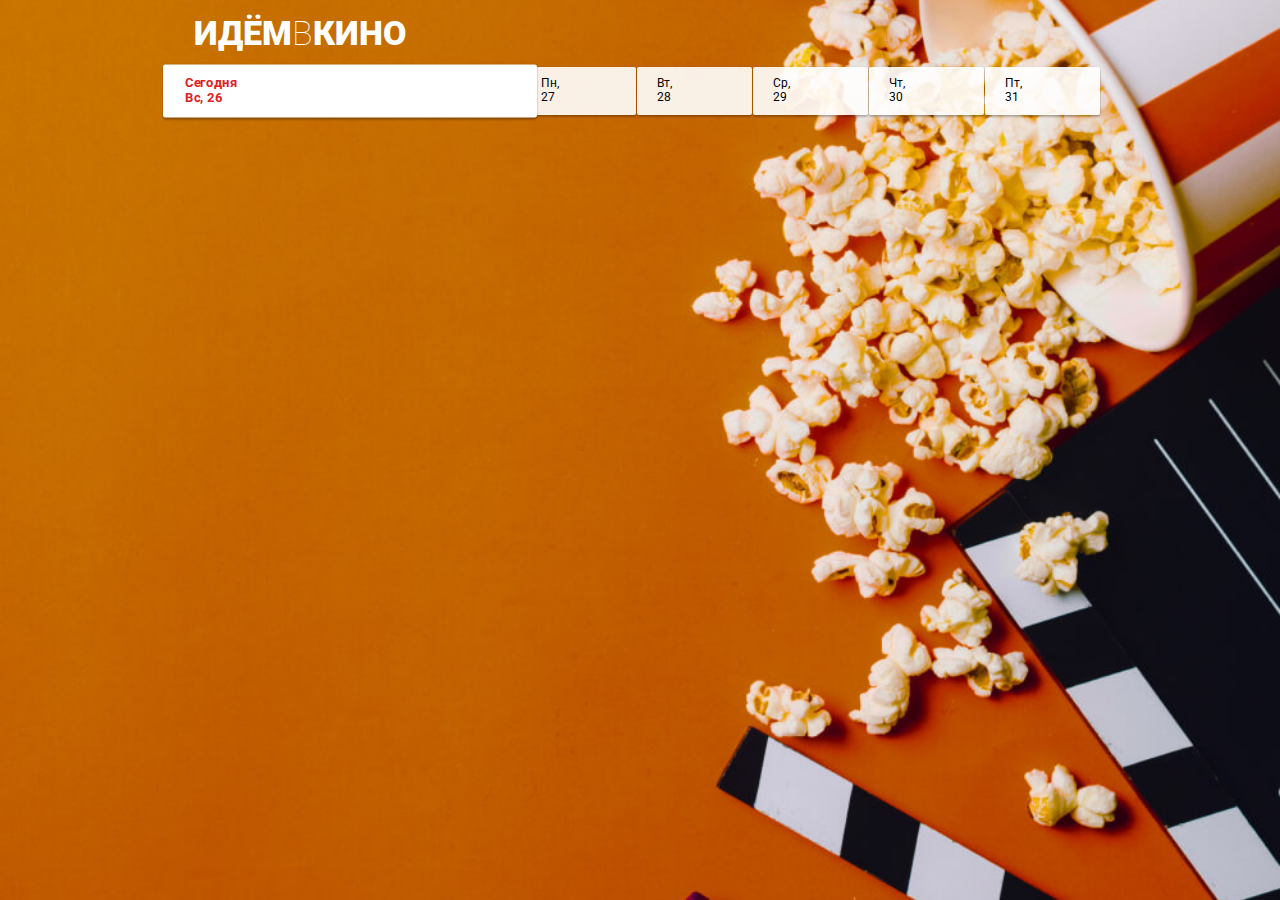
<file: index.html>
<!DOCTYPE html>
<html lang="ru">

<head>
  <meta charset="UTF-8">
  <meta name="viewport" content="width=device-width, initial-scale=1.0">
  <meta http-equiv="X-UA-Compatible" content="ie=edge">
  <title>ИдёмВКино</title>
  <link rel="stylesheet" href="css/normalize.css">
  <link rel="stylesheet" href="css/styles.css">
  <link href="https://fonts.googleapis.com/css?family=Roboto:100,300,400,500,700,900&amp;subset=cyrillic,cyrillic-ext,latin-ext" rel="stylesheet">
</head>

<body>
  <header class="page-header">
    <h1 class="page-header__title">Идём<span>в</span>кино</h1>
  </header>
  
  <nav class="page-nav">
    <a class="page-nav__day page-nav__day_today  page-nav__day_chosen" href="#">
      <span class="page-nav__day-week">Пн</span><span class="page-nav__day-number">31</span>
    </a>
    <a class="page-nav__day" href="#">
      <span class="page-nav__day-week">Вт</span><span class="page-nav__day-number">1</span>
    </a>
    <a class="page-nav__day" href="#">
      <span class="page-nav__day-week">Ср</span><span class="page-nav__day-number">2</span>
    </a>
    <a class="page-nav__day" href="#">
      <span class="page-nav__day-week">Чт</span><span class="page-nav__day-number">3</span>
    </a>
    <a class="page-nav__day" href="#">
      <span class="page-nav__day-week">Пт</span><span class="page-nav__day-number">4</span>
    </a>
    <a class="page-nav__day page-nav__day_weekend" href="#">
      <span class="page-nav__day-week">Сб</span><span class="page-nav__day-number">5</span>
    </a>
  </nav>
  
  <main>
    <!-- <section class="movie">
      <div class="movie__info">
        <div class="movie__poster">
          <img class="movie__poster-image" alt="Звёздные войны постер" src="i/poster1.jpg">
        </div>
        <div class="movie__description">
          <h2 class="movie__title">Звёздные войны XXIII: Атака клонированных клонов</h2>
          <p class="movie__synopsis">Две сотни лет назад малороссийские хутора разоряла шайка нехристей-ляхов во главе с могущественным колдуном.</p>
          <p class="movie__data">
            <span class="movie__data-duration">130 минут</span>
            <span class="movie__data-origin">США</span>
          </p>
        </div>
      </div>  
      
      <div class="movie-seances__hall">
        <h3 class="movie-seances__hall-title">Зал 1</h3>
        <ul class="movie-seances__list">
          <li class="movie-seances__time-block"><a class="movie-seances__time" href="hall.html">10:20</a></li>
          <li class="movie-seances__time-block"><a class="movie-seances__time" href="hall.html">14:10</a></li>
          <li class="movie-seances__time-block"><a class="movie-seances__time" href="hall.html">18:40</a></li>
          <li class="movie-seances__time-block"><a class="movie-seances__time" href="hall.html">22:00</a></li>
        </ul>
      </div>
      <div class="movie-seances__hall">
        <h3 class="movie-seances__hall-title">Зал 2</h3>
        <ul class="movie-seances__list">
          <li class="movie-seances__time-block"><a class="movie-seances__time" href="hall.html">11:15</a></li>
          <li class="movie-seances__time-block"><a class="movie-seances__time" href="hall.html">14:40</a></li>
          <li class="movie-seances__time-block"><a class="movie-seances__time" href="hall.html">16:00</a></li>
          <li class="movie-seances__time-block"><a class="movie-seances__time" href="hall.html">18:30</a></li>
          <li class="movie-seances__time-block"><a class="movie-seances__time" href="hall.html">21:00</a></li>
          <li class="movie-seances__time-block"><a class="movie-seances__time" href="hall.html">23:30</a></li>     
        </ul>
      </div>      
    </section>
    
    <section class="movie">
      <div class="movie__info">      
        <div class="movie__poster">
          <img class="movie__poster-image" alt="Альфа постер" src="i/poster2.jpg">
        </div>
        <div class="movie__description">        
          <h2 class="movie__title">Альфа</h2>
          <p class="movie__synopsis">20 тысяч лет назад Земля была холодным и неуютным местом, в котором смерть подстерегала человека на каждом шагу.</p>
          <p class="movie__data">
            <span class="movie__data-duration">96 минут</span>
            <span class="movie__data-origin">Франция</span>
          </p>
        </div>    
      </div>  
      <div class="movie-seances__hall">
        <h3 class="movie-seances__hall-title">Зал 1</h3>
        <ul class="movie-seances__list">
          <li class="movie-seances__time-block"><a class="movie-seances__time" href="hall.html">10:20</a></li>
          <li class="movie-seances__time-block"><a class="movie-seances__time" href="hall.html">14:10</a></li>
          <li class="movie-seances__time-block"><a class="movie-seances__time" href="hall.html">18:40</a></li>
          <li class="movie-seances__time-block"><a class="movie-seances__time" href="hall.html">22:00</a></li>
        </ul>
      </div>
      <div class="movie-seances__hall">
        <h3 class="movie-seances__hall-title">Зал 2</h3>
        <ul class="movie-seances__list">
          <li class="movie-seances__time-block"><a class="movie-seances__time" href="hall.html">11:15</a></li>
          <li class="movie-seances__time-block"><a class="movie-seances__time" href="hall.html">14:40</a></li>
          <li class="movie-seances__time-block"><a class="movie-seances__time" href="hall.html">16:00</a></li>
          <li class="movie-seances__time-block"><a class="movie-seances__time" href="hall.html">18:30</a></li>
          <li class="movie-seances__time-block"><a class="movie-seances__time" href="hall.html">21:00</a></li>
          <li class="movie-seances__time-block"><a class="movie-seances__time" href="hall.html">23:30</a></li>     
        </ul>
      </div>      
    </section>   
    
    <section class="movie">
      <div class="movie__info">      
        <div class="movie__poster">
          <img class="movie__poster-image" alt="Хищник постер" src="i/poster2.jpg">
        </div>
        <div class="movie__description">        
          <h2 class="movie__title">Хищник</h2>
          <p class="movie__synopsis">Самые опасные хищники Вселенной, прибыв из глубин космоса, высаживаются на улицах маленького городка, чтобы начать свою кровавую охоту. Генетически модернизировав себя с помощью ДНК других видов, охотники стали ещё сильнее, умнее и беспощаднее.</p>
          <p class="movie__data">
            <span class="movie__data-duration">101 минута</span>
            <span class="movie__data-origin">Канада, США</span>
          </p>
        </div>    
      </div>  
      <div class="movie-seances__hall">
        <h3 class="movie-seances__hall-title">Зал 1</h3>
        <ul class="movie-seances__list">
          <li class="movie-seances__time-block"><a class="movie-seances__time" href="hall.html">09:00</a></li>
          <li class="movie-seances__time-block"><a class="movie-seances__time" href="hall.html">10:10</a></li>
          <li class="movie-seances__time-block"><a class="movie-seances__time" href="hall.html">12:55</a></li>
          <li class="movie-seances__time-block"><a class="movie-seances__time" href="hall.html">14:15</a></li>
          <li class="movie-seances__time-block"><a class="movie-seances__time" href="hall.html">14:50</a></li>
          <li class="movie-seances__time-block"><a class="movie-seances__time" href="hall.html">16:30</a></li>
          <li class="movie-seances__time-block"><a class="movie-seances__time" href="hall.html">18:00</a></li>
          <li class="movie-seances__time-block"><a class="movie-seances__time" href="hall.html">18:50</a></li>
          <li class="movie-seances__time-block"><a class="movie-seances__time" href="hall.html">19:50</a></li>
          <li class="movie-seances__time-block"><a class="movie-seances__time" href="hall.html">20:55</a></li>
          <li class="movie-seances__time-block"><a class="movie-seances__time" href="hall.html">22:00</a></li>
        </ul>
      </div>     
    </section>      -->
  </main>
  <script src="js/createRequest.js"></script>
  <script src="js/index.js" defer></script>
</body>
</html>
</file>
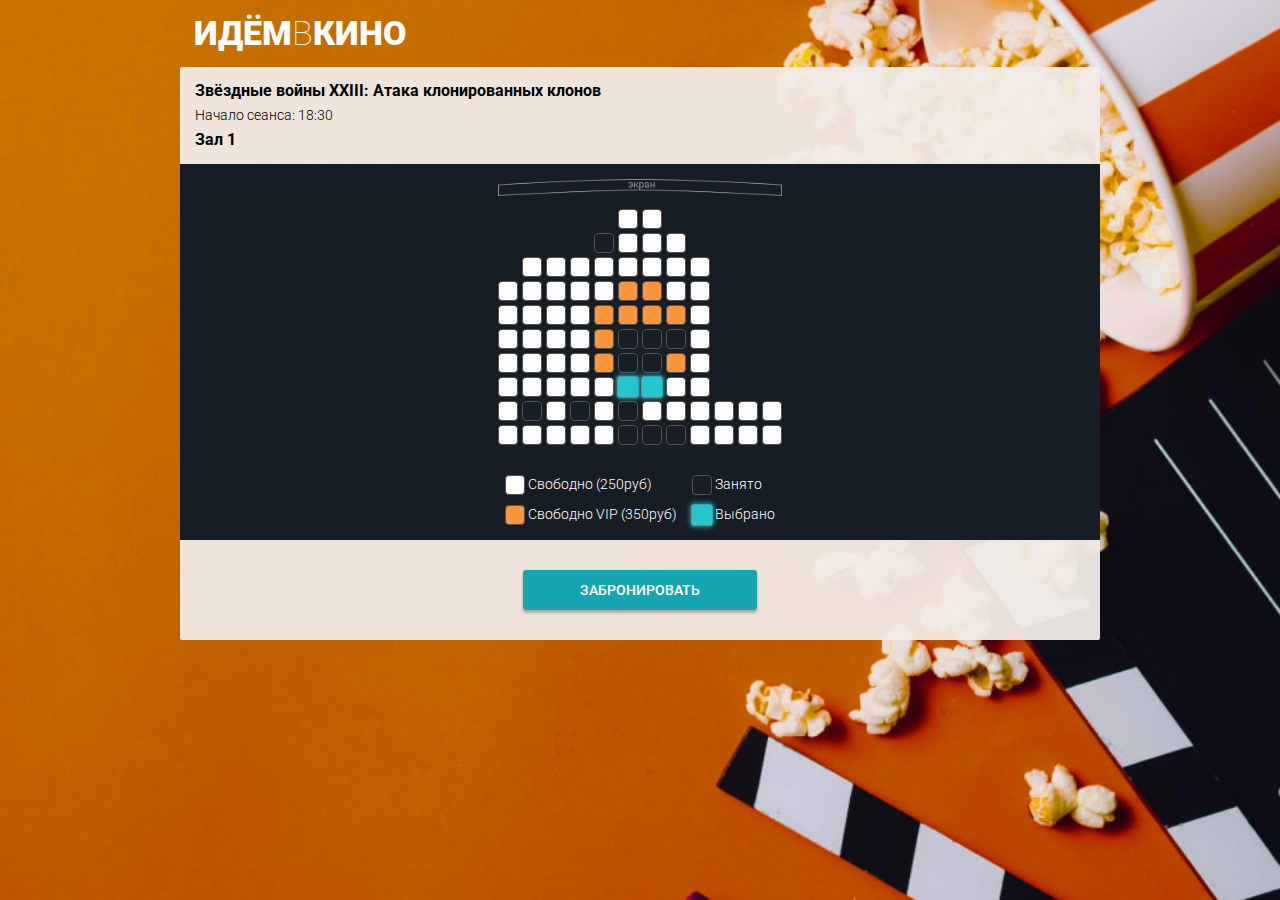
<file: hall.html>
<!DOCTYPE html>
<html lang="ru">

<head>
  <meta charset="UTF-8">
  <meta name="viewport" content="width=device-width, initial-scale=1.0">
  <meta http-equiv="X-UA-Compatible" content="ie=edge">
  <title>ИдёмВКино</title>
  <script src="js/hall.js" defer></script>
  <link rel="stylesheet" href="css/normalize.css">
  <link rel="stylesheet" href="css/styles.css">
  <link href="https://fonts.googleapis.com/css?family=Roboto:100,300,400,500,700,900&amp;subset=cyrillic,cyrillic-ext,latin-ext" rel="stylesheet">
</head>

<body>
  <header class="page-header">
    <h1 class="page-header__title">Идём<span>в</span>кино</h1>
  </header>
  
  <main>
    <section class="buying">
      <div class="buying__info">
        <div class="buying__info-description">
          <h2 class="buying__info-title">Звёздные войны XXIII: Атака клонированных клонов</h2>
          <p class="buying__info-start">Начало сеанса: 18:30</p>
          <p class="buying__info-hall">Зал 1</p>          
        </div>
        <div class="buying__info-hint">
          <p>Тапните дважды,<br>чтобы увеличить</p>
        </div>
      </div>
      <div class="conf-step">
        <div class="conf-step__wrapper">
          <div class="conf-step__row">
            <span class="conf-step__chair conf-step__chair_disabled"></span><span class="conf-step__chair conf-step__chair_disabled"></span>
            <span class="conf-step__chair conf-step__chair_disabled"></span><span class="conf-step__chair conf-step__chair_disabled"></span>
              <span class="conf-step__chair conf-step__chair_disabled"></span><span class="conf-step__chair conf-step__chair_standart"></span>
              <span class="conf-step__chair conf-step__chair_standart"></span><span class="conf-step__chair conf-step__chair_disabled"></span>
              <span class="conf-step__chair conf-step__chair_disabled"></span><span class="conf-step__chair conf-step__chair_disabled"></span>
            <span class="conf-step__chair conf-step__chair_disabled"></span><span class="conf-step__chair conf-step__chair_disabled"></span>
            </div>  

            <div class="conf-step__row">
              <span class="conf-step__chair conf-step__chair_disabled"></span><span class="conf-step__chair conf-step__chair_disabled"></span>
              <span class="conf-step__chair conf-step__chair_disabled"></span><span class="conf-step__chair conf-step__chair_disabled"></span>
              <span class="conf-step__chair conf-step__chair_taken"></span><span class="conf-step__chair conf-step__chair_standart"></span>
              <span class="conf-step__chair conf-step__chair_standart"></span><span class="conf-step__chair conf-step__chair_standart"></span>
              <span class="conf-step__chair conf-step__chair_disabled"></span><span class="conf-step__chair conf-step__chair_disabled"></span>
              <span class="conf-step__chair conf-step__chair_disabled"></span><span class="conf-step__chair conf-step__chair_disabled"></span>
            </div>  

            <div class="conf-step__row">
              <span class="conf-step__chair conf-step__chair_disabled"></span><span class="conf-step__chair conf-step__chair_standart"></span>
              <span class="conf-step__chair conf-step__chair_standart"></span><span class="conf-step__chair conf-step__chair_standart"></span>
              <span class="conf-step__chair conf-step__chair_standart"></span><span class="conf-step__chair conf-step__chair_standart"></span>
              <span class="conf-step__chair conf-step__chair_standart"></span><span class="conf-step__chair conf-step__chair_standart"></span>
              <span class="conf-step__chair conf-step__chair_standart"></span><span class="conf-step__chair conf-step__chair_disabled"></span>
              <span class="conf-step__chair conf-step__chair_disabled"></span><span class="conf-step__chair conf-step__chair_disabled"></span>
            </div>  

            <div class="conf-step__row">
              <span class="conf-step__chair conf-step__chair_standart"></span><span class="conf-step__chair conf-step__chair_standart"></span>
              <span class="conf-step__chair conf-step__chair_standart"></span><span class="conf-step__chair conf-step__chair_standart"></span>
              <span class="conf-step__chair conf-step__chair_standart"></span><span class="conf-step__chair conf-step__chair_vip"></span>
              <span class="conf-step__chair conf-step__chair_vip"></span><span class="conf-step__chair conf-step__chair_standart"></span>
              <span class="conf-step__chair conf-step__chair_standart"></span><span class="conf-step__chair conf-step__chair_disabled"></span>
              <span class="conf-step__chair conf-step__chair_disabled"></span><span class="conf-step__chair conf-step__chair_disabled"></span>
            </div>  

            <div class="conf-step__row">
              <span class="conf-step__chair conf-step__chair_standart"></span><span class="conf-step__chair conf-step__chair_standart"></span>
              <span class="conf-step__chair conf-step__chair_standart"></span><span class="conf-step__chair conf-step__chair_standart"></span>
              <span class="conf-step__chair conf-step__chair_vip"></span><span class="conf-step__chair conf-step__chair_vip"></span>
              <span class="conf-step__chair conf-step__chair_vip"></span><span class="conf-step__chair conf-step__chair_vip"></span>
              <span class="conf-step__chair conf-step__chair_standart"></span><span class="conf-step__chair conf-step__chair_disabled"></span>
              <span class="conf-step__chair conf-step__chair_disabled"></span><span class="conf-step__chair conf-step__chair_disabled"></span>
            </div>  

            <div class="conf-step__row">
              <span class="conf-step__chair conf-step__chair_standart"></span><span class="conf-step__chair conf-step__chair_standart"></span>
              <span class="conf-step__chair conf-step__chair_standart"></span><span class="conf-step__chair conf-step__chair_standart"></span>
              <span class="conf-step__chair conf-step__chair_vip"></span><span class="conf-step__chair conf-step__chair_taken"></span>
              <span class="conf-step__chair conf-step__chair_taken"></span><span class="conf-step__chair conf-step__chair_taken"></span>
              <span class="conf-step__chair conf-step__chair_standart"></span><span class="conf-step__chair conf-step__chair_disabled"></span>
              <span class="conf-step__chair conf-step__chair_disabled"></span><span class="conf-step__chair conf-step__chair_disabled"></span>
            </div>  

            <div class="conf-step__row">
              <span class="conf-step__chair conf-step__chair_standart"></span><span class="conf-step__chair conf-step__chair_standart"></span>
              <span class="conf-step__chair conf-step__chair_standart"></span><span class="conf-step__chair conf-step__chair_standart"></span>
              <span class="conf-step__chair conf-step__chair_vip"></span><span class="conf-step__chair conf-step__chair_taken"></span>
              <span class="conf-step__chair conf-step__chair_taken"></span><span class="conf-step__chair conf-step__chair_vip"></span>
              <span class="conf-step__chair conf-step__chair_standart"></span><span class="conf-step__chair conf-step__chair_disabled"></span>
              <span class="conf-step__chair conf-step__chair_disabled"></span><span class="conf-step__chair conf-step__chair_disabled"></span>
            </div>  

            <div class="conf-step__row">
              <span class="conf-step__chair conf-step__chair_standart"></span><span class="conf-step__chair conf-step__chair_standart"></span>
              <span class="conf-step__chair conf-step__chair_standart"></span><span class="conf-step__chair conf-step__chair_standart"></span>
              <span class="conf-step__chair conf-step__chair_standart"></span><span class="conf-step__chair conf-step__chair_selected"></span>
              <span class="conf-step__chair conf-step__chair_selected"></span><span class="conf-step__chair conf-step__chair_standart"></span>
              <span class="conf-step__chair conf-step__chair_standart"></span><span class="conf-step__chair conf-step__chair_disabled"></span>
              <span class="conf-step__chair conf-step__chair_disabled"></span><span class="conf-step__chair conf-step__chair_disabled"></span>
            </div>  

            <div class="conf-step__row">
              <span class="conf-step__chair conf-step__chair_standart"></span><span class="conf-step__chair conf-step__chair_taken"></span>
              <span class="conf-step__chair conf-step__chair_standart"></span><span class="conf-step__chair conf-step__chair_taken"></span>
              <span class="conf-step__chair conf-step__chair_standart"></span><span class="conf-step__chair conf-step__chair_taken"></span>
              <span class="conf-step__chair conf-step__chair_standart"></span><span class="conf-step__chair conf-step__chair_standart"></span>
              <span class="conf-step__chair conf-step__chair_standart"></span><span class="conf-step__chair conf-step__chair_standart"></span>
              <span class="conf-step__chair conf-step__chair_standart"></span><span class="conf-step__chair conf-step__chair_standart"></span>
            </div>  

            <div class="conf-step__row">
              <span class="conf-step__chair conf-step__chair_standart"></span><span class="conf-step__chair conf-step__chair_standart"></span>
              <span class="conf-step__chair conf-step__chair_standart"></span><span class="conf-step__chair conf-step__chair_standart"></span>
              <span class="conf-step__chair conf-step__chair_standart"></span><span class="conf-step__chair conf-step__chair_taken"></span>
              <span class="conf-step__chair conf-step__chair_taken"></span><span class="conf-step__chair conf-step__chair_taken"></span>
              <span class="conf-step__chair conf-step__chair_standart"></span><span class="conf-step__chair conf-step__chair_standart"></span>
              <span class="conf-step__chair conf-step__chair_standart"></span><span class="conf-step__chair conf-step__chair_standart"></span>
            </div>
        </div>
        <div class="conf-step__legend">
          <div class="col">
            <p class="conf-step__legend-price"><span class="conf-step__chair conf-step__chair_standart"></span> Свободно (<span class="conf-step__legend-value price-standart">250</span>руб)</p>
            <p class="conf-step__legend-price"><span class="conf-step__chair conf-step__chair_vip"></span> Свободно VIP (<span class="conf-step__legend-value price-vip">350</span>руб)</p>            
          </div>
          <div class="col">
            <p class="conf-step__legend-price"><span class="conf-step__chair conf-step__chair_taken"></span> Занято</p>
            <p class="conf-step__legend-price"><span class="conf-step__chair conf-step__chair_selected"></span> Выбрано</p>                    
          </div>
        </div>
      </div>
      <button class="acceptin-button"  >Забронировать</button>
    </section>     
  </main>
  <script src="js/createRequest.js"></script>
</body>
</html>
</file>
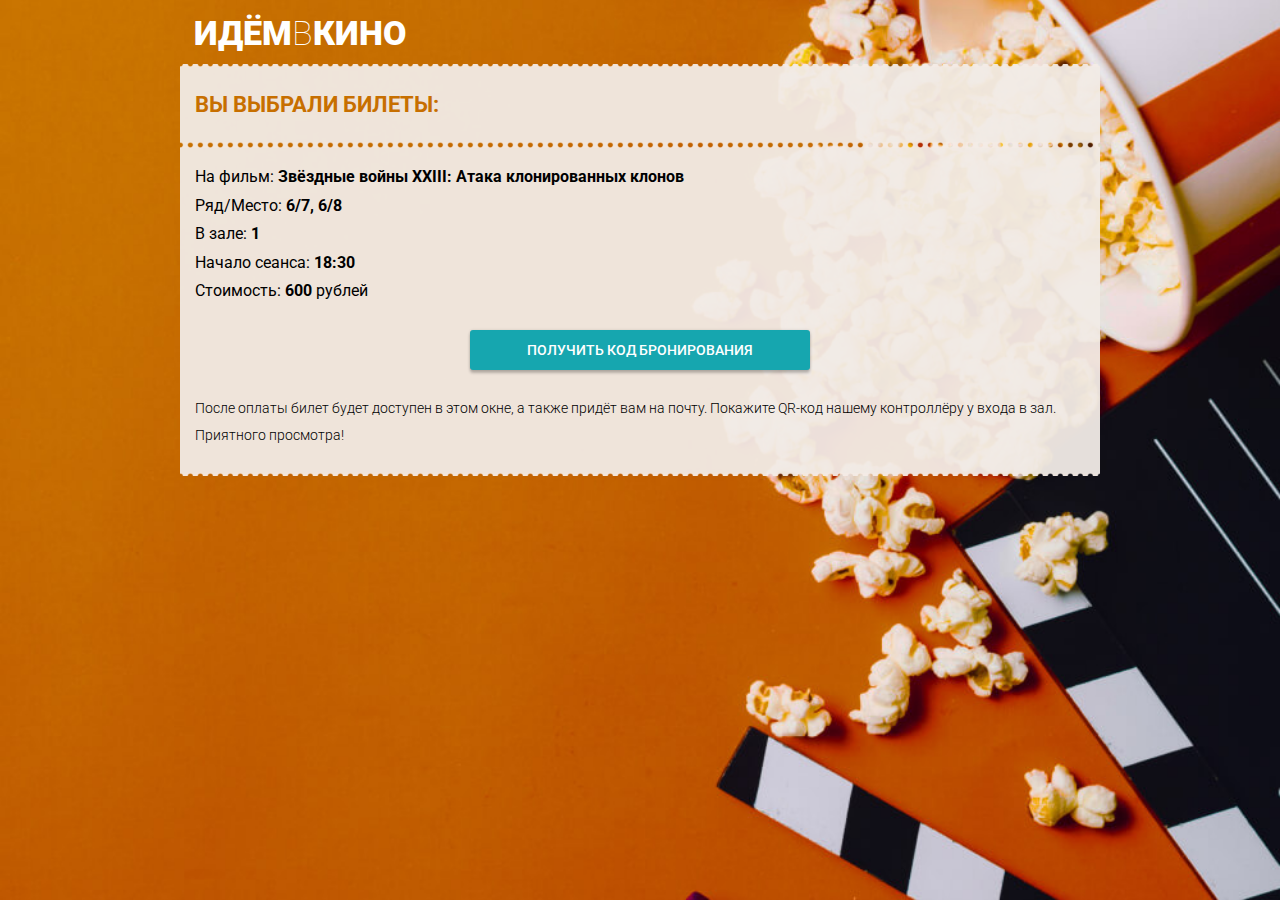
<file: payment.html>
<!DOCTYPE html>
<html lang="ru">

<head>
  <meta charset="UTF-8">
  <meta name="viewport" content="width=device-width, initial-scale=1.0">
  <meta http-equiv="X-UA-Compatible" content="ie=edge">
  <title>ИдёмВКино</title>
  <link rel="stylesheet" href="css/normalize.css">
  <link rel="stylesheet" href="css/styles.css">
  <link href="https://fonts.googleapis.com/css?family=Roboto:100,300,400,500,700,900&amp;subset=cyrillic,cyrillic-ext,latin-ext" rel="stylesheet">
</head>

<body>
  <header class="page-header">
    <h1 class="page-header__title">Идём<span>в</span>кино</h1>
  </header>
  
  <main>
    <section class="ticket">
      
      <header class="ticket__check">
        <h2 class="ticket__check-title">Вы выбрали билеты:</h2>
      </header>
      
      <div class="ticket__info-wrapper">
        <p class="ticket__info">На фильм: <span class="ticket__details ticket__title">Звёздные войны XXIII: Атака клонированных клонов</span></p>
        <p class="ticket__info">Ряд/Место: <span class="ticket__details ticket__chairs">6/7, 6/8</span></p>
        <p class="ticket__info">В зале: <span class="ticket__details ticket__hall">1</span></p>
        <p class="ticket__info">Начало сеанса: <span class="ticket__details ticket__start">18:30</span></p>
        <p class="ticket__info">Стоимость: <span class="ticket__details ticket__cost">600</span> рублей</p>

        <button class="acceptin-button" onclick="location.href='ticket.html'" >Получить код бронирования</button>

        <p class="ticket__hint">После оплаты билет будет доступен в этом окне, а также придёт вам на почту. Покажите QR-код нашему контроллёру у входа в зал.</p>
        <p class="ticket__hint">Приятного просмотра!</p>
      </div>
    </section>     
  </main>
   <script src="js/payment.js"></script>
</body>
</html>
</file>
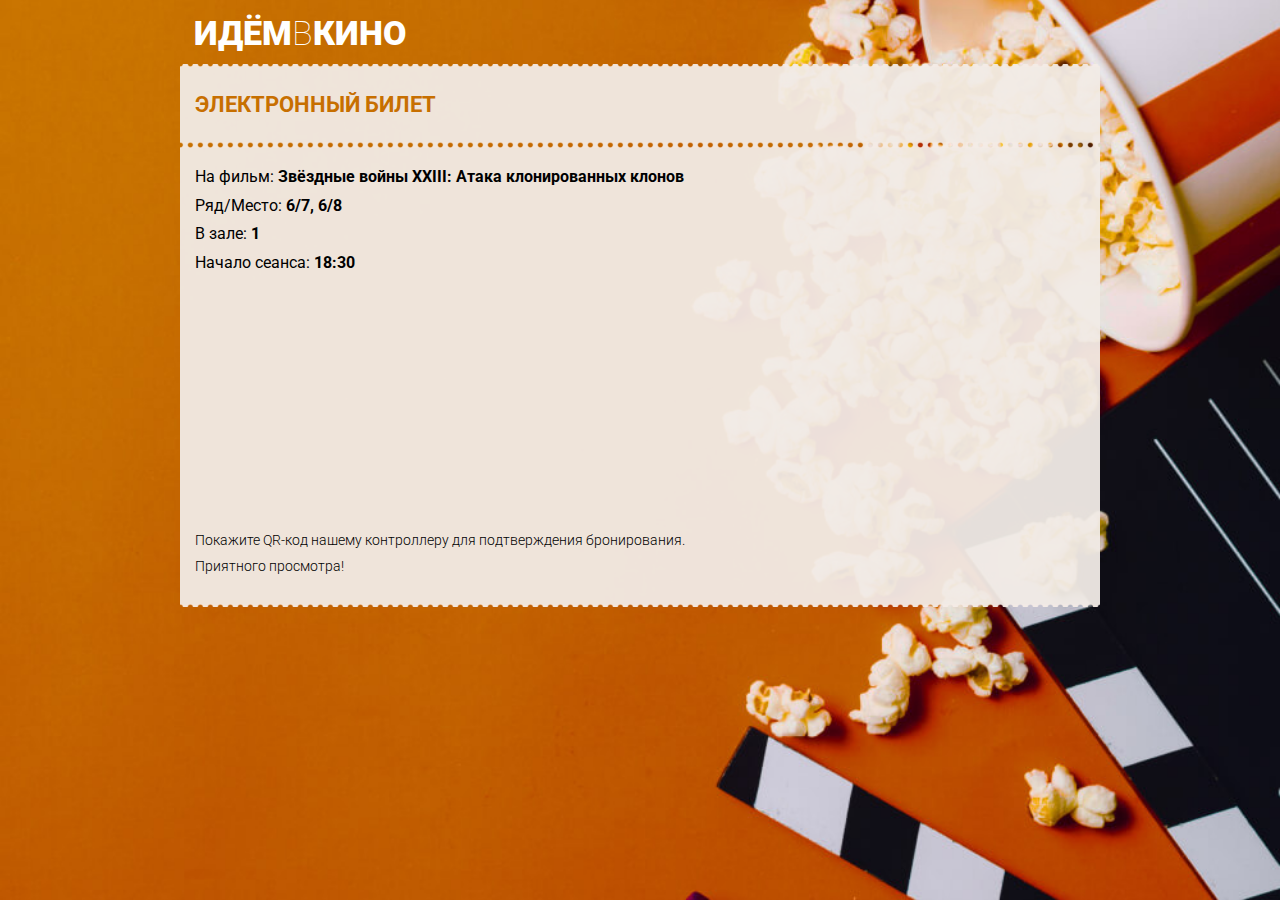
<file: ticket.html>
<!DOCTYPE html>
<html lang="ru">

<head>
  <meta charset="UTF-8">
  <meta name="viewport" content="width=device-width, initial-scale=1.0">
  <meta http-equiv="X-UA-Compatible" content="ie=edge">
  <title>ИдёмВКино</title>
  <link rel="stylesheet" href="css/normalize.css">
  <link rel="stylesheet" href="css/styles.css">
  <link href="https://fonts.googleapis.com/css?family=Roboto:100,300,400,500,700,900&amp;subset=cyrillic,cyrillic-ext,latin-ext" rel="stylesheet">
</head>

<body>
  <header class="page-header">
    <h1 class="page-header__title">Идём<span>в</span>кино</h1>
  </header>
  
  <main>
    <section class="ticket">
      
      <header class="ticket__check">
        <h2 class="ticket__check-title">Электронный билет</h2>
      </header>
      
      <div class="ticket__info-wrapper">
        <p class="ticket__info">На фильм: <span class="ticket__details ticket__title">Звёздные войны XXIII: Атака клонированных клонов</span></p>
        <p class="ticket__info">Ряд/Место: <span class="ticket__details ticket__chairs">6/7, 6/8</span></p>
        <p class="ticket__info">В зале: <span class="ticket__details ticket__hall">1</span></p>
        <p class="ticket__info">Начало сеанса: <span class="ticket__details ticket__start">18:30</span></p>

        <div class="ticket__info-qr"></div>

        <p class="ticket__hint">Покажите QR-код нашему контроллеру для подтверждения бронирования.</p>
        <p class="ticket__hint">Приятного просмотра!</p>
      </div>
    </section>     
  </main>
  <script src="js/ticket.js"></script>
  <script src="js/QRCreator.js" defer></script>
</body>
</html>
</file>
<file: css/styles.css>
@charset "UTF-8";
* {
  margin: 0;
  padding: 0;
  box-sizing: border-box;
}

html {
  font-family: "Roboto", sans-serif;
  font-size: 62.5%;
}

body {
  background-image: url("../i/background.jpg");
  background-size: cover;
  background-attachment: fixed;
  background-position: right;
  min-width: 320px;
}

.page-header {
  padding: 1.4rem;
}

.page-header__title {
  margin: 0;
  font-weight: 900;
  font-size: 3.4rem;
  color: #FFFFFF;
  text-transform: uppercase;
}
.page-header__title span {
  font-weight: 100;
}

/* ~~~~~~~~~~~~ Главная ~~~~~~~~~~~~ */
.page-nav {
  position: sticky;
  top: 2px;
  padding-bottom: 1rem;
  display: flex;
  flex-wrap: nowrap;
  align-items: stretch;
  color: #000000;
  z-index: 10;
}
.page-nav .page-nav__day {
  flex-basis: calc(100% / 8);
  font-size: 1.2rem;
  padding: 1rem;
  background: rgba(255, 255, 255, 0.9);
  box-shadow: 0px 2px 2px rgba(0, 0, 0, 0.24), 0px 0px 2px rgba(0, 0, 0, 0.12);
  border-radius: 2px;
  text-decoration: none;
  color: #000000;
}
.page-nav .page-nav__day + .page-nav__day {
  margin-left: 1px;
}
.page-nav .page-nav__day .page-nav__day-week::after {
  content: ',';
}
.page-nav .page-nav__day .page-nav__day-number::before {
  content: ' ';
}
.page-nav .page-nav__day .page-nav__day-week, .page-nav .page-nav__day .page-nav__day-number {
  display: block;
}
.page-nav .page-nav__day_chosen {
  flex-grow: 1;
  background-color: #FFFFFF;
  font-weight: 700;
  transform: scale(1.1);
}
.page-nav .page-nav__day_weekend {
  color: #DE2121;
}
.page-nav .page-nav__day_next {
  text-align: center;
}
.page-nav .page-nav__day_next::before {
  content: '>';
  font-family: monospace;
  font-weight: 700;
  font-size: 2.4rem;
}
.page-nav .page-nav__day_today .page-nav__day-week::before {
  content: 'Сегодня';
  display: block;
}
.page-nav .page-nav__day_today .page-nav__day-week, .page-nav .page-nav__day_today .page-nav__day-number {
  display: inline;
}

.movie {
  position: relative;
  padding: 1.5rem;
  margin-top: 3rem;
  background: rgba(241, 235, 230, 0.95);
  color: #000000;
}
.movie .movie__info {
  display: flex;
}
.movie .movie__poster {
  position: relative;
  /*    left: 1.5rem;
      top: -1.5rem;*/
}
.movie .movie__poster .movie__poster-image {
  position: relative;
  top: -3rem;
}
.movie .movie__poster::after {
  content: '';
  display: block;
  position: absolute;
  right: -0.7rem;
  top: -3rem;
  border: 1.5rem solid transparent;
  border-bottom: 0 solid transparent;
  border-right: 0 solid transparent;
  border-left: 0.7rem solid #772720;
}
.movie .movie__description {
  flex-grow: 1;
  padding-left: 1.5rem;
}
.movie .movie__title {
  font-weight: 700;
  font-size: 1.6rem;
}
.movie .movie__synopsis {
  font-size: 1.4rem;
  margin-top: 1rem;
}
.movie .movie__data {
  font-size: 1.4rem;
  font-weight: 300;
  margin-top: 1rem;
}
.movie .movie-seances__hall + .movie-seances__hall {
  margin-top: 2rem;
}
.movie .movie-seances__hall .movie-seances__hall-title {
  font-weight: 700;
  font-size: 1.6rem;
}
.movie .movie-seances__hall .movie-seances__list {
  margin-top: 0.7rem;
  font-size: 0;
}
.movie .movie-seances__hall .movie-seances__time-block {
  display: inline-block;
  margin-bottom: 4px;
}
.movie .movie-seances__hall .movie-seances__time-block:nth-last-of-type(n + 1) {
  margin-right: 4px;
}
.movie .movie-seances__hall .movie-seances__time {
  display: block;
  padding: 8px;
  box-shadow: 0px 2px 2px rgba(0, 0, 0, 0.24), 0px 0px 2px rgba(0, 0, 0, 0.12);
  border-radius: 2px;
  background-color: #FFFFFF;
  color: #000000;
  text-decoration: none;
  font-size: 1.5rem;
}


@media (min-width: 481px) {
  .movie .movie__poster {
    width: 12.5rem;
    height: 17.5rem;
  }

  .movie .movie__poster .movie__poster-image {
    width: 12.5rem;
    height: 17.5rem;
  }
}


@media (max-width: 480px){
  .movie .movie__poster .movie__poster-image {
    width: 100%;
  }

  .movie__info{
    flex-direction: column;
  }

  .movie__data{
    margin-bottom:  1rem;
  }

  .page-nav .page-nav__day {
    flex-basis: calc(100% / 5);
  }

  .page-nav .page-nav__day_chosen {
    flex-grow: 0.9;
  }

  .page-nav {
    flex-wrap: wrap;
  }

  .page-nav__day{
    flex-basis: calc(100% / 6);
  }
}


/* ~~~~~~~~~~~~ Кинозал ~~~~~~~~~~~~ */
.acceptin-button {
  display: block;
  margin: 3rem auto 0;
  box-shadow: 0px 3px 3px rgba(0, 0, 0, 0.24), 0px 0px 3px rgba(0, 0, 0, 0.12);
  border-radius: 3px;
  border: none;
  padding: 12px 57px;
  text-transform: uppercase;
  font-weight: 500;
  font-size: 1.4rem;
  background-color: #16A6AF;
  color: #FFFFFF;
}

.buying {
  background-color: rgba(241, 235, 230, 0.95);
  padding-bottom: 3rem;
}

.buying__info {
  display: flex;
  align-items: center;
  justify-content: space-between;
  padding: 1.5rem;
}
.buying__info .buying__info-description {
  padding-right: 1.5rem;
}
.buying__info .buying__info-title, .buying__info .buying__info-hall {
  font-size: 1.6rem;
  font-weight: 700;
}
.buying__info .buying__info-start {
  font-size: 1.4rem;
  font-weight: 300;
  margin: 0.7rem 0;
}
.buying__info .buying__info-hint {
  position: relative;
  font-weight: 300;
  font-size: 1.4rem;
  text-align: center;
}
.buying__info .buying__info-hint p {
  position: relative;
  width: 10rem;
}
.buying__info .buying__info-hint p::before {
  content: '';
  position: absolute;
  left: -1rem;
  top: calc(50% - 1.6rem);
  display: block;
  width: 2.4rem;
  height: 3.2rem;
  background-image: url(../i/hint.png);
  background-size: 2.4rem 3.2rem;
}

.conf-step {
  text-align: center;
  background-color: #171D24;
  padding: 1.5rem 3rem 1.5rem;
}


.conf-step__wrapper {
  font-size: 0;
  display: inline-block;
  background-image: url(../i/screen.png);
  background-position: top;
  background-repeat: no-repeat;
  background-size: 100%;
  padding-top: 3rem;
}
.conf-step__wrapper::before {
  content: '';
}

.conf-step__row + .conf-step__row {
  margin-top: 4px;
}

.conf-step__chair {
  display: inline-block;
  vertical-align: middle;
  width: 2rem;
  height: 2rem;
  border: 1px solid #525252;
  box-sizing: border-box;
  border-radius: 4px;
}
.conf-step__chair:not(:first-of-type) {
  margin-left: 4px;
}

.conf-step__chair_disabled {
  opacity: 0;
}

.conf-step__chair_standart {
  background-color: #FFFFFF;
}

.conf-step__chair_vip {
  background-color: #F9953A;
}

.conf-step__chair_taken {
  background-color: transparent;
}

.conf-step__chair_selected {
  background-color: #25C4CE;
  box-shadow: 0px 0px 4px #16A6AF;
  transform: scale(1.2);
}

.conf-step__legend {
  padding-top: 3rem;
  font-size: 1.4rem;
  font-weight: 300;
  color: #FFFFFF;
  display: flex;
  flex-wrap: nowrap;
  text-align: left;
}
.conf-step__legend .col {
  max-width: 25rem;
}
.conf-step__legend .col:first-of-type {
  padding-right: 1.5rem;
  margin-left: auto;
}
.conf-step__legend .col:last-of-type {
  margin-right: auto;
}
.conf-step__legend .conf-step__legend-price + .conf-step__legend-price {
  margin-top: 1rem;
}

@media (max-width: 330px) {
  .conf-step {
    padding-left: 0;
    padding-right: 0;
  }
}


/* ~~~~~~~~~~~~ Билет ~~~~~~~~~~~~ */
.ticket__check, .ticket__info-wrapper {
  padding-left: 1.5rem;
  padding-right: 1.5rem;
  background-color: rgba(241, 235, 230, 0.95);
}

.ticket__check {
  position: relative;
  padding-top: 2.5rem;
  padding-bottom: 2.5rem;
}
.ticket__check::before {
  content: '';
  display: block;
  position: absolute;
  top: -3px;
  left: 0;
  right: 0;
  height: 3px;
  background-image: url(../i/border-top.png);
  background-size: 10px 3px;
}
.ticket__check::after {
  content: '';
  display: block;
  position: absolute;
  bottom: -3px;
  left: 0;
  right: 0;
  height: 3px;
  background-image: url(../i/border-bottom.png);
  background-size: 10px 3px;
}

.ticket__info-wrapper {
  position: relative;
  margin-top: 6px;
  padding-top: 2rem;
  padding-bottom: 3rem;
}
.ticket__info-wrapper::before {
  content: '';
  display: block;
  position: absolute;
  top: -3px;
  left: 0;
  right: 0;
  height: 3px;
  background-image: url(../i/border-top.png);
  background-size: 10px 3px;
}
.ticket__info-wrapper::after {
  content: '';
  display: block;
  position: absolute;
  bottom: -3px;
  left: 0;
  right: 0;
  height: 3px;
  background-image: url(../i/border-bottom.png);
  background-size: 10px 3px;
}

.ticket__check-title {
  font-weight: 700;
  font-size: 2.2rem;
  text-transform: uppercase;
  color: #C76F00;
}

.ticket__info {
  font-size: 1.6rem;
  color: #000000;
}
.ticket__info + .ticket__info {
  margin-top: 1rem;
}

.ticket__details {
  font-weight: 700;
}

.ticket__hint {
  font-weight: 300;
  font-size: 1.4rem;
  margin-top: 3rem;
}
.ticket__hint + .ticket__hint {
  margin-top: 1rem;
}

.ticket__info-qr {
  display: block;
  margin: 3rem auto 0;
  width: 20rem;
  height: 20rem;
}


@media (min-width: 481px) {
  .page-nav .page-nav__day {
    padding: 1rem 2rem;
  }
}
@media (min-width: 920px) {
  .page-header, nav, main {
    width: 920px;
    margin: auto;
  }

  .movie, .buying {
    border-radius: 2px;
  }

  .buying__info-hint {
    display: none;
  }
}

/*================================================================*/



.movie .movie-seances__hall .acceptin-button-disabled {
 background-color: #888888;
 pointer-events: none
}

.acceptin-button:disabled {
  background-color: #888888;
  pointer-events: none
 }
</file>
